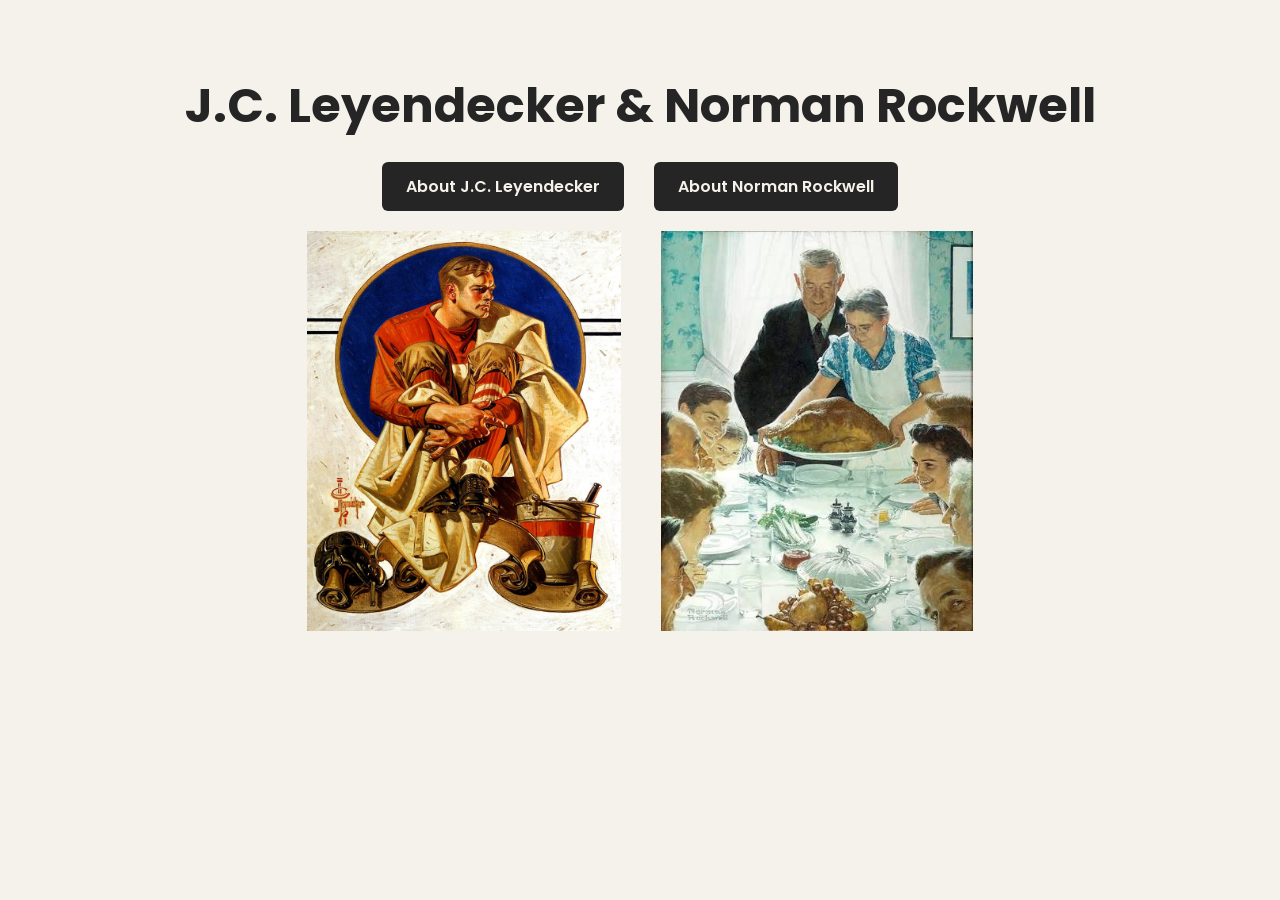
<file: index.html>
<!DOCTYPE html>
<html lang="en">

<head>
    <meta charset="UTF-8" />
    <meta name="viewport" content="width=device-width, initial-scale=1.0" />
    <title>Application Design Project</title>
    <!-- Google Fonts import for Poppins -->
    <link rel="preconnect" href="https://fonts.googleapis.com">
    <link rel="preconnect" href="https://fonts.gstatic.com" crossorigin>
    <link href="https://fonts.googleapis.com/css2?family=Poppins:wght@400;600;700&display=swap" rel="stylesheet">
    <link rel="stylesheet" href="styles.css" />
    <link rel="icon" href="favicon.ico" type="image/x-icon" />
    <script type="text/javascript" src="script.js" defer></script>
</head>

<body>
    <h1>J.C. Leyendecker & Norman Rockwell</h1>

    <div class="homeNavigation">
        <button onclick="leyendeckerPage()">About J.C. Leyendecker</button>
        <button onclick="rockwellPage()">About Norman Rockwell</button>
    </div>

    <div class="images homepage">
        <img src="ART_leyendecker/football-hero.jpg">
        <img src="ART_rockwell/freedom-from-want.jpg">
    </div>
</body>

</html>
</file>
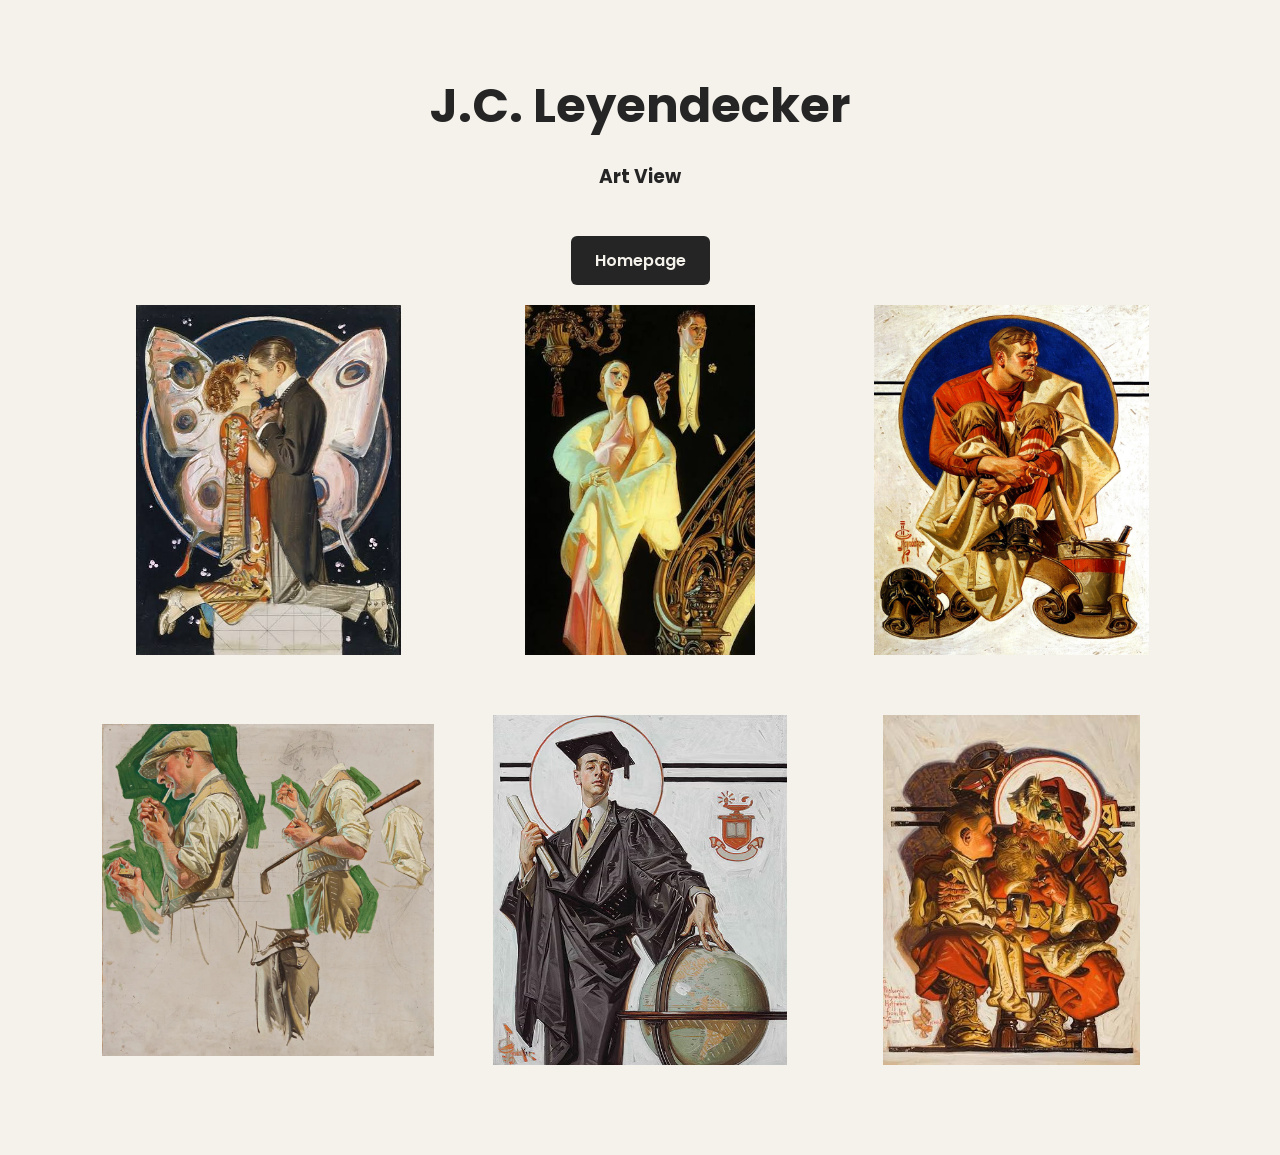
<file: leyendecker-artview.html>
<!DOCTYPE html>
<html lang="en">

<head>
       <meta charset="UTF-8" />
       <meta name="viewport" content="width=device-width, initial-scale=1.0" />
       <title>Application Design Project</title>
       <!-- Google Fonts import for Poppins -->
       <link rel="preconnect" href="https://fonts.googleapis.com">
       <link rel="preconnect" href="https://fonts.gstatic.com" crossorigin>
       <link href="https://fonts.googleapis.com/css2?family=Poppins:wght@400;600;700&display=swap" rel="stylesheet">

       <link rel="stylesheet" href="styles.css" />
       <link rel="icon" href="favicon.ico" type="image/x-icon" />
       <script type="text/javascript" src="script.js" defer></script>
</head>

<body>
       <h1>J.C. Leyendecker</h1>
       <h3>Art View</h3>
       <div class=homeNavigation>
              <button onclick="backHome()">Homepage</button>
       </div>

       <div class="images artview">
              <img src="ART_leyendecker/butterfly-couple.jpeg" class="highlight-image">
              <img src="ART_leyendecker/couple-descend-staircase.jpg" class="highlight-image">
              <img src="ART_leyendecker/football-hero.jpg" class="highlight-image">
              <img src="ART_leyendecker/golfer-cig.jpg" class="highlight-image">
              <img src="ART_leyendecker/june-graduate.jpg" class="highlight-image">
              <img src="ART_leyendecker/santa-watch-out.jpeg" class="highlight-image">
       </div>
</body>

</html>
</file>
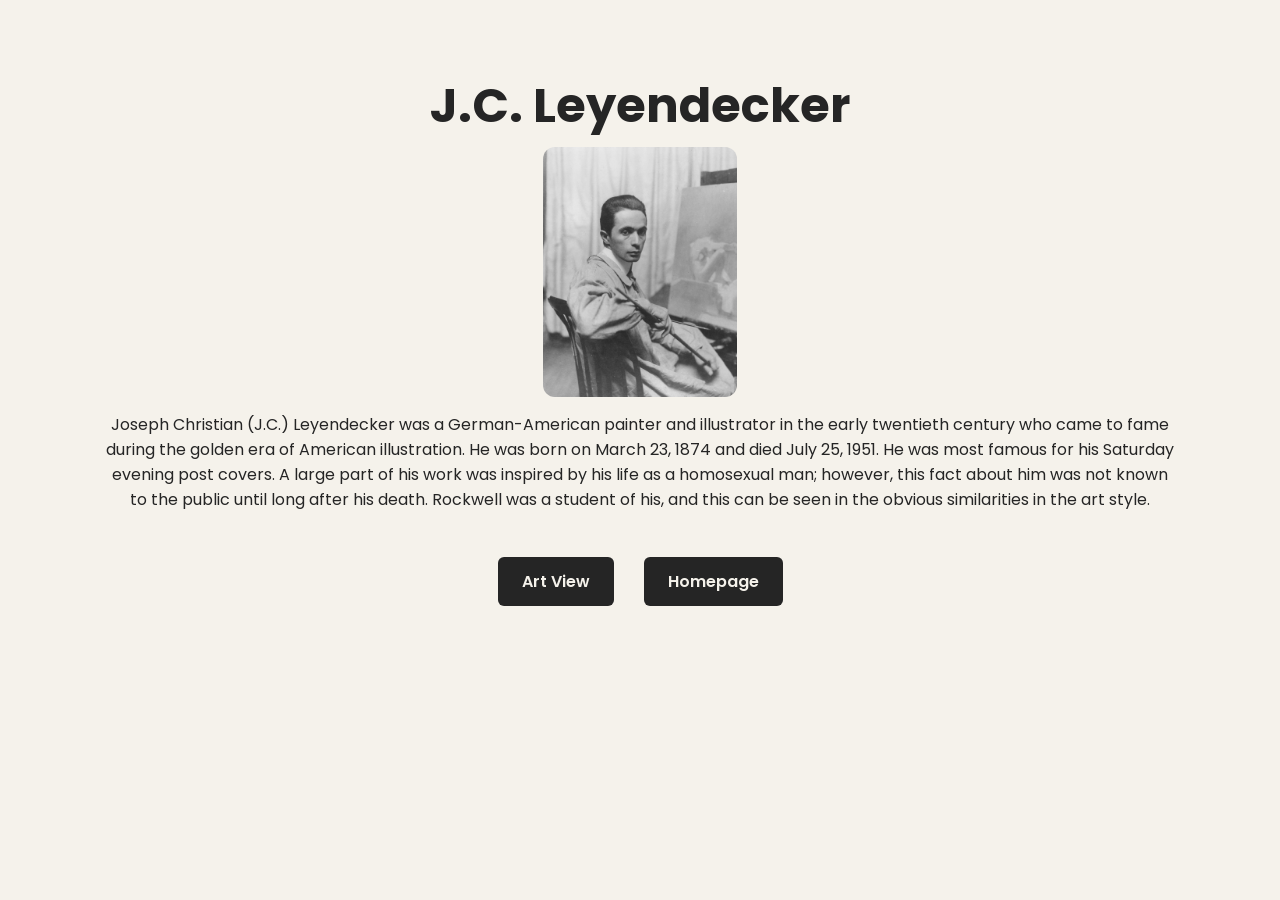
<file: leyendecker.html>
<!DOCTYPE html>
<html lang="en">

<head>
    <meta charset="UTF-8" />
    <meta name="viewport" content="width=device-width, initial-scale=1.0" />
    <title>Application Design Project</title>
    <!-- Google Fonts import for Poppins -->
    <link rel="preconnect" href="https://fonts.googleapis.com">
    <link rel="preconnect" href="https://fonts.gstatic.com" crossorigin>
    <link href="https://fonts.googleapis.com/css2?family=Poppins:wght@400;600;700&display=swap" rel="stylesheet">

    <link rel="stylesheet" href="styles.css" />
    <link rel="icon" href="favicon.ico" type="image/x-icon" />
    <script type="text/javascript" src="script.js" defer></script>
</head>

<body>
    <h1>J.C. Leyendecker</h1>

    <div class="images people">
        <img src="ART_leyendecker/leyendecker-photo.jpg">
    </div>

    <p>
        Joseph Christian (J.C.) Leyendecker was a German-American painter and illustrator in the early twentieth century
        who came to fame during the golden era of American illustration.
        He was born on March 23, 1874 and died July 25, 1951. He was most famous for his Saturday
        evening post covers. A large part of his work was inspired by his life as a homosexual man; however, this fact
        about him was not known to the public until long after his death. Rockwell was a student of his, and this
        can be seen in the obvious similarities in the art style.
    </p>

    <div class=homeNavigation>
        <button onclick="leyenArtView()">Art View</button>
        <button onclick="backHome()">Homepage</button>
    </div>

</body>

</html>
</file>
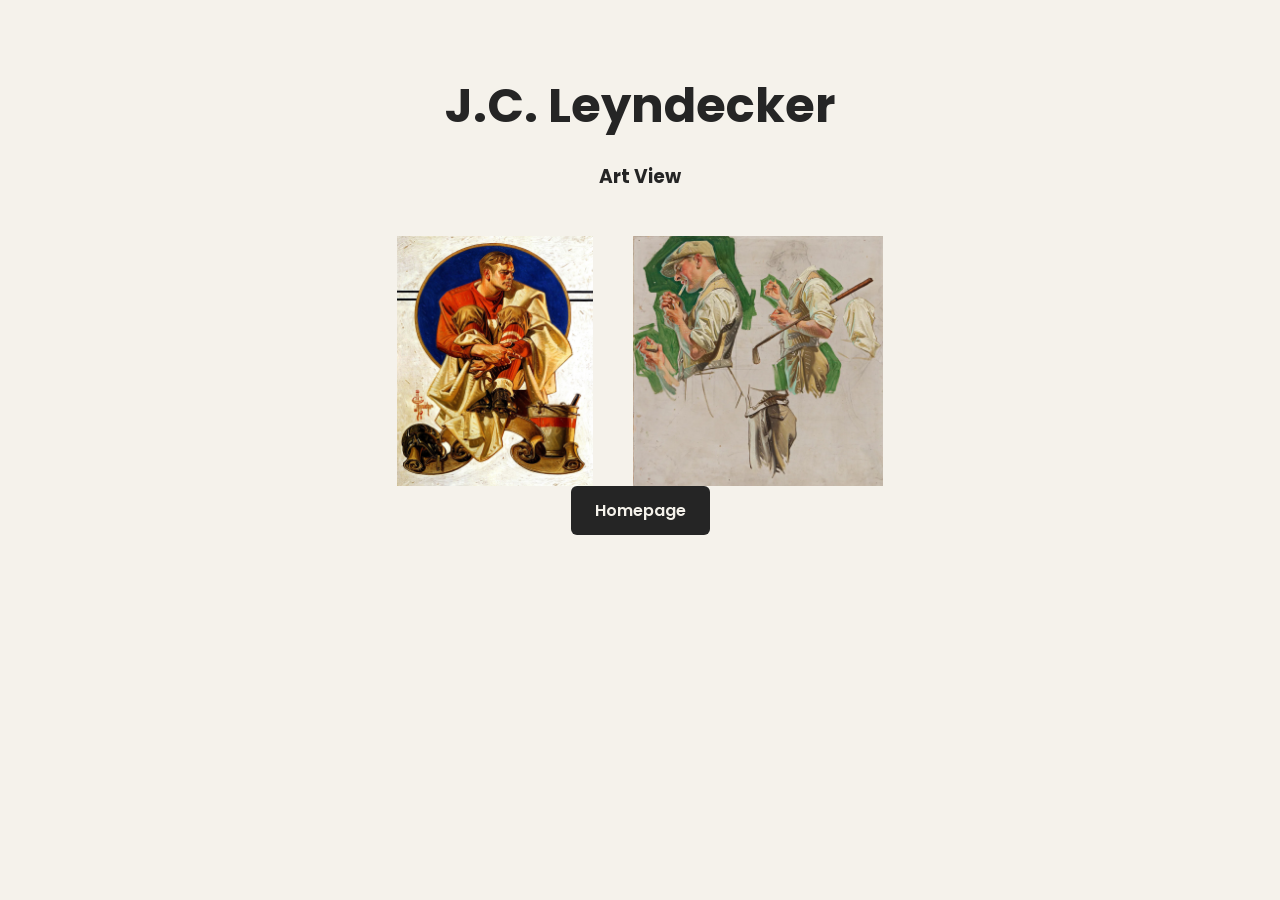
<file: leyndecker-art-view.html>
<!DOCTYPE html>
<html lang="en">

<head>
       <meta charset="UTF-8" />
       <meta name="viewport" content="width=device-width, initial-scale=1.0" />
       <title>Application Design Project</title>
       <!-- Google Fonts import for Poppins -->
       <link rel="preconnect" href="https://fonts.googleapis.com">
       <link rel="preconnect" href="https://fonts.gstatic.com" crossorigin>
       <link href="https://fonts.googleapis.com/css2?family=Poppins:wght@400;600;700&display=swap" rel="stylesheet">

       <link rel="stylesheet" href="styles.css" />
       <link rel="icon" href="favicon.ico" type="image/x-icon" />
       <script type="text/javascript" src="script.js" defer></script>
</head>

<body>
       <h1>J.C. Leyndecker</h1>
       <h3>Art View</h3>

       <div class="images">
              <img src="images/football-hero.jpg" alt="Football Hero by J.C. Leyndecker">
              <img src="images/Leyn-study.webp" alt="">
       </div>

       <div class="homeNavigation">
              <button id="backHome" onclick="backHome()">Homepage</button>
       </div>
</body>

</html>
</file>
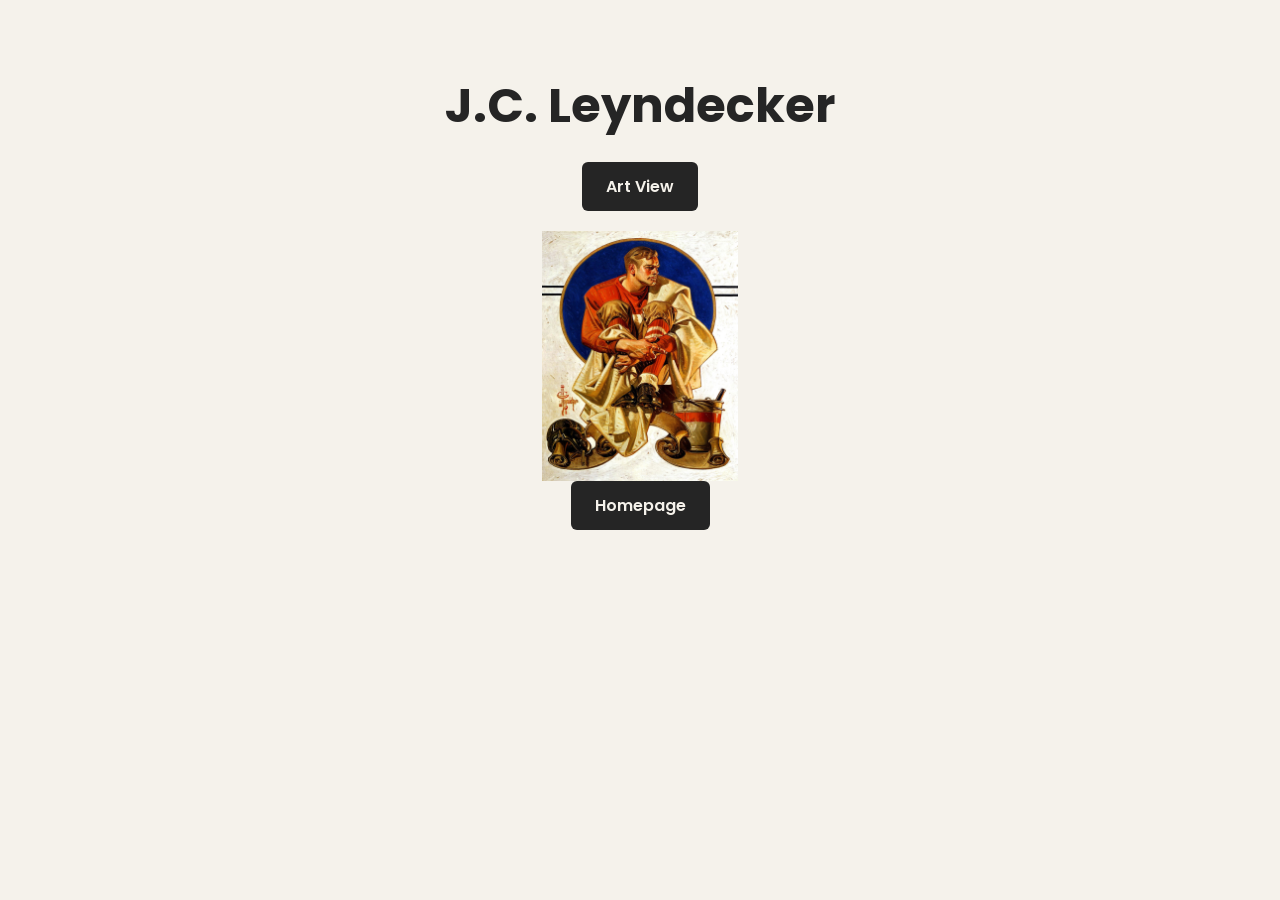
<file: leyndecker.html>
<!DOCTYPE html>
<html lang="en">

<head>
    <meta charset="UTF-8" />
    <meta name="viewport" content="width=device-width, initial-scale=1.0" />
    <title>Application Design Project</title>
    <!-- Google Fonts import for Poppins -->
    <link rel="preconnect" href="https://fonts.googleapis.com">
    <link rel="preconnect" href="https://fonts.gstatic.com" crossorigin>
    <link href="https://fonts.googleapis.com/css2?family=Poppins:wght@400;600;700&display=swap" rel="stylesheet">

    <link rel="stylesheet" href="styles.css" />
    <link rel="icon" href="favicon.ico" type="image/x-icon" />
    <script type="text/javascript" src="script.js" defer></script>
</head>

<body>
    <!-- homepage -->
    <h1>J.C. Leyndecker</h1>

    <div class="homeNavigation">
        <button onclick="leynArtView()">Art View</button>
    </div>

    <div class="images">
        <img src="images/football-hero.jpg" alt="Football Hero by J.C. Leyndecker">
    </div>

    <div class="homeNavigation">
        <button id="backHome" onclick="backHome()">Homepage</button>
    </div>
</body>

</html>
</file>
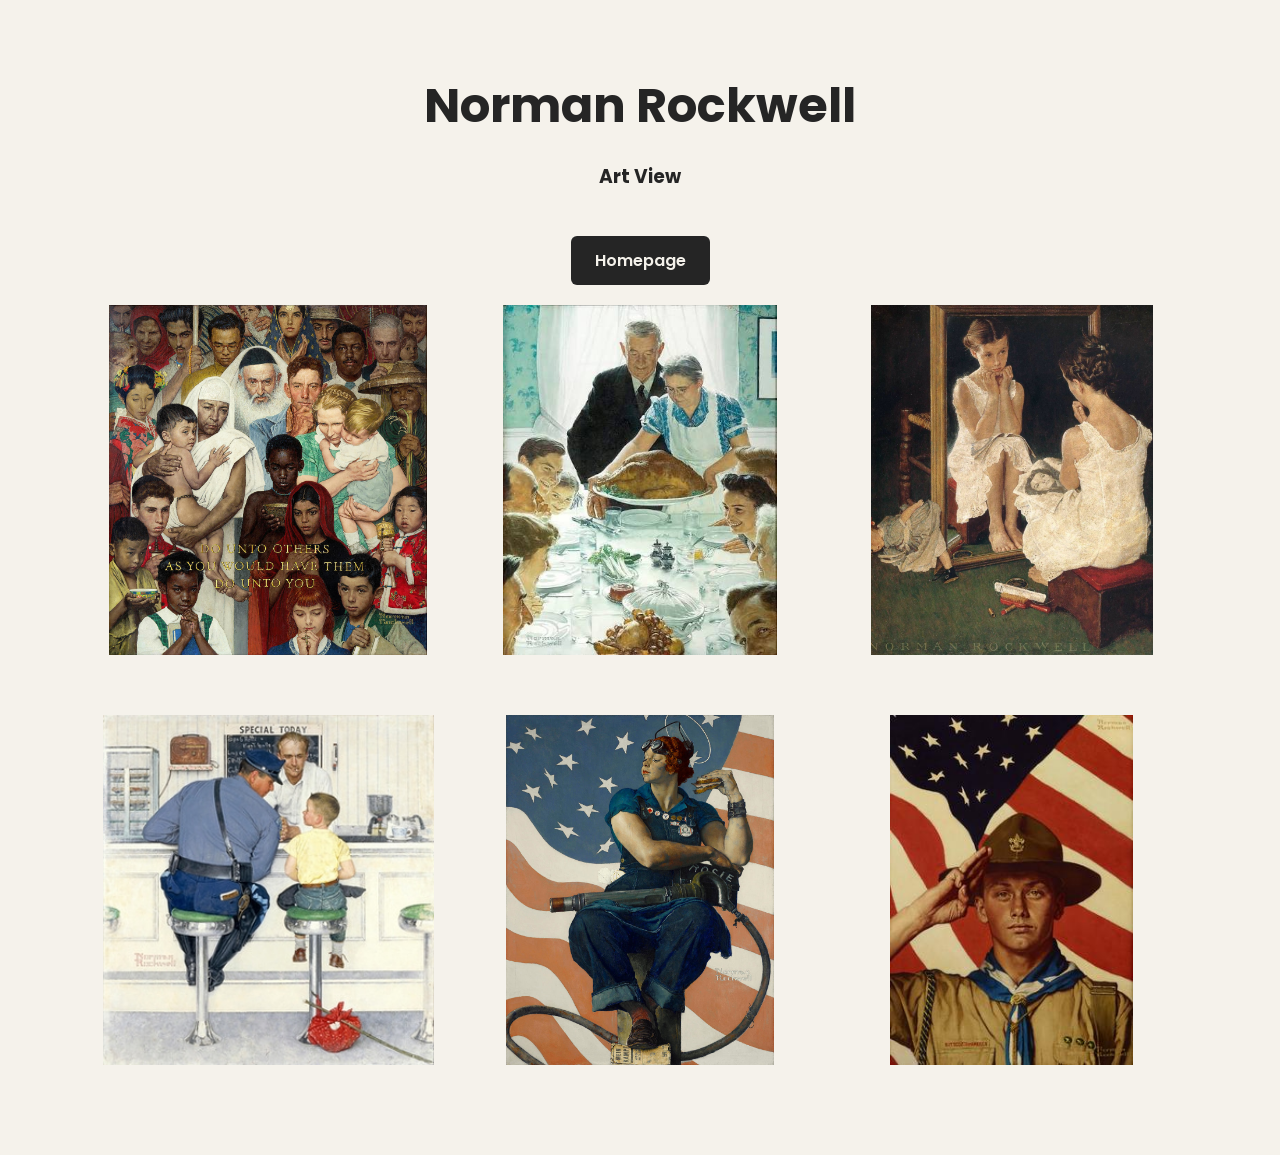
<file: rockwell-artview.html>
<!DOCTYPE html>
<html lang="en">

<head>
       <meta charset="UTF-8" />
       <meta name="viewport" content="width=device-width, initial-scale=1.0" />
       <title>Application Design Project</title>
       <!-- Google Fonts import for Poppins -->
       <link rel="preconnect" href="https://fonts.googleapis.com">
       <link rel="preconnect" href="https://fonts.gstatic.com" crossorigin>
       <link href="https://fonts.googleapis.com/css2?family=Poppins:wght@400;600;700&display=swap" rel="stylesheet">

       <link rel="stylesheet" href="styles.css" />
       <link rel="icon" href="favicon.ico" type="image/x-icon" />
       <script type="text/javascript" src="script.js" defer></script>
</head>

<body>
       <h1>Norman Rockwell</h1>
       <h3>Art View</h3>
       <div class=homeNavigation>
              <button onclick="backHome()">Homepage</button>
       </div>

       <div class="images artview">
              <img src="ART_rockwell/do-unto-others.jpg" class="highlight-image">
              <img src="ART_rockwell/freedom-from-want.jpg" class="highlight-image">
              <img src="ART_rockwell/girl-in-mirror.jpg" class="highlight-image">
              <img src="ART_rockwell/the-runaway.jpg" class="highlight-image">
              <img src="ART_rockwell/rosie-riveter.jpg" class="highlight-image">
              <img src="ART_rockwell/we-have-job.jpg" class="highlight-image">
       </div>
</body>

</html>
</file>
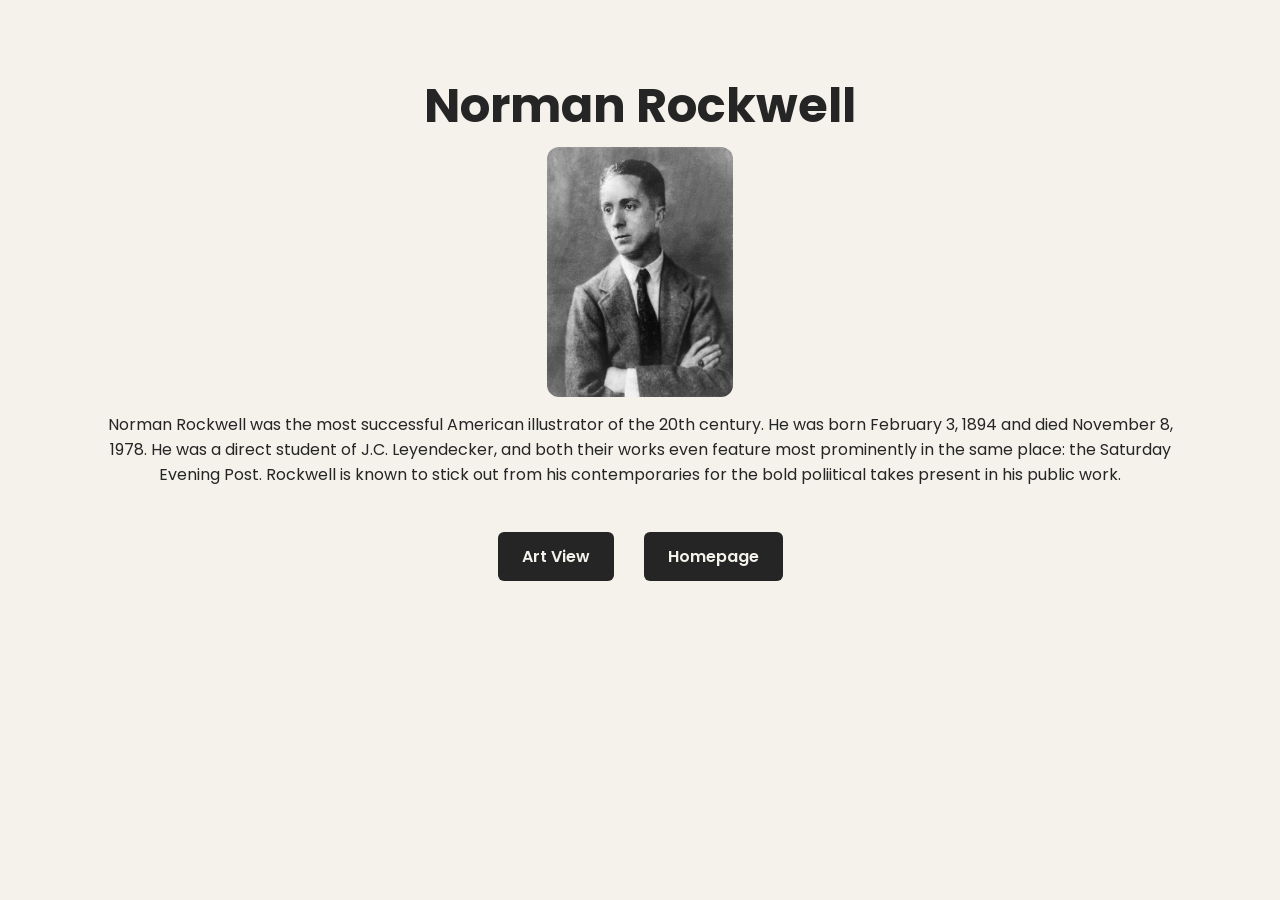
<file: rockwell.html>
<!DOCTYPE html>
<html lang="en">

<head>
    <meta charset="UTF-8" />
    <meta name="viewport" content="width=device-width, initial-scale=1.0" />
    <title>Application Design Project</title>
    <!-- Google Fonts import for Poppins -->
    <link rel="preconnect" href="https://fonts.googleapis.com">
    <link rel="preconnect" href="https://fonts.gstatic.com" crossorigin>
    <link href="https://fonts.googleapis.com/css2?family=Poppins:wght@400;600;700&display=swap" rel="stylesheet">

    <link rel="stylesheet" href="styles.css" />
    <link rel="icon" href="favicon.ico" type="image/x-icon" />
    <script type="text/javascript" src="script.js" defer></script>
</head>

<body>
    <h1>Norman Rockwell</h1>

    <div class="images people">
        <img src="ART_rockwell/rockwell-photo.jpg" alt="J.C. Leyndecker">
    </div>

    <p>
        Norman Rockwell was the most successful American illustrator of the 20th century. He was born February 3, 1894
        and died November 8, 1978. He was a direct student of
        J.C. Leyendecker, and both their works even feature most prominently in the same place: the Saturday Evening
        Post.
        Rockwell is known to stick out from his contemporaries for the bold poliitical takes present in his public work.
    </p>

    <div class=homeNavigation>
        <button onclick="normArtView()">Art View</button>
        <button onclick="backHome()">Homepage</button>
    </div>

</body>

</html>
</file>
<file: styles.css>
* {
    box-sizing: border-box;
    margin: 0;
    padding: 0;
    font-family: "Poppins", sans-serif;
}

html, body {
    max-width: 100%;
    overflow-x: hidden;
}

body {
    color: #252525;
    background-color: #f5f2eb;
    padding: 70px 8%;
}

h1 {
    text-align: center;
    font-size: 3rem;
    font-weight: 700;
    margin-bottom: 20px;
}

h3 {
    text-align: center;
    margin-bottom: 45px;
}

p {
    text-align: center;
    margin-bottom: 45px;
}

.homeNavigation {
    display: flex;
    justify-content: center;
    gap: 30px;
    margin-bottom: 20px;
}

.homeNavigation button {
    background-color: #252525;
    color: #f5f2eb;

    border: none;
    border-radius: 6px;

    padding: 12px 24px;

    font-size: 1rem;
    font-weight: 600;

    cursor: pointer;
}

.homeNavigation button:hover {
    background-color: #444444;
}

/* IMAGES */
.images {
    display: flex;
    justify-content: center;
    align-items: center;
    width: 100%;
    max-width: 100%;
    height: 250px;
    gap: 40px;
}

.images img {
    max-height: 100%;
    object-fit: contain;
}

.homepage {
    display: flex;
    justify-content: center;
    align-items: center;
    width: 100%;
    height: auto;
    gap: 40px;
}

.homepage img {
    max-width: 40%;
    max-height: 400px;
    width: auto;
    height: auto;
    object-fit: contain;
}

.people img {
    border-radius: 12px;
    max-height: 100%;
    object-fit: contain;
    margin-bottom: 30px;
}

.artview {
    display: grid;
    grid-template-columns: repeat(3, 1fr);
    justify-content: center;
    justify-items: center;
    align-items: center;
    width: 100%;
    max-width: 100%;
    height: auto;
    gap: 40px;
}

.artview img {
    width: 100%;
    height: 350px;
    object-fit: contain;
}

.highlight-image {
    transition: transform 0.5s ease;
    max-width: 100%;
    height: auto;
    display: block;
    margin: 0 auto 20px auto;
}


.highlight-image:hover {
    transform: scale(1.5);
    position: relative;
    z-index: 10;
}
</file>
